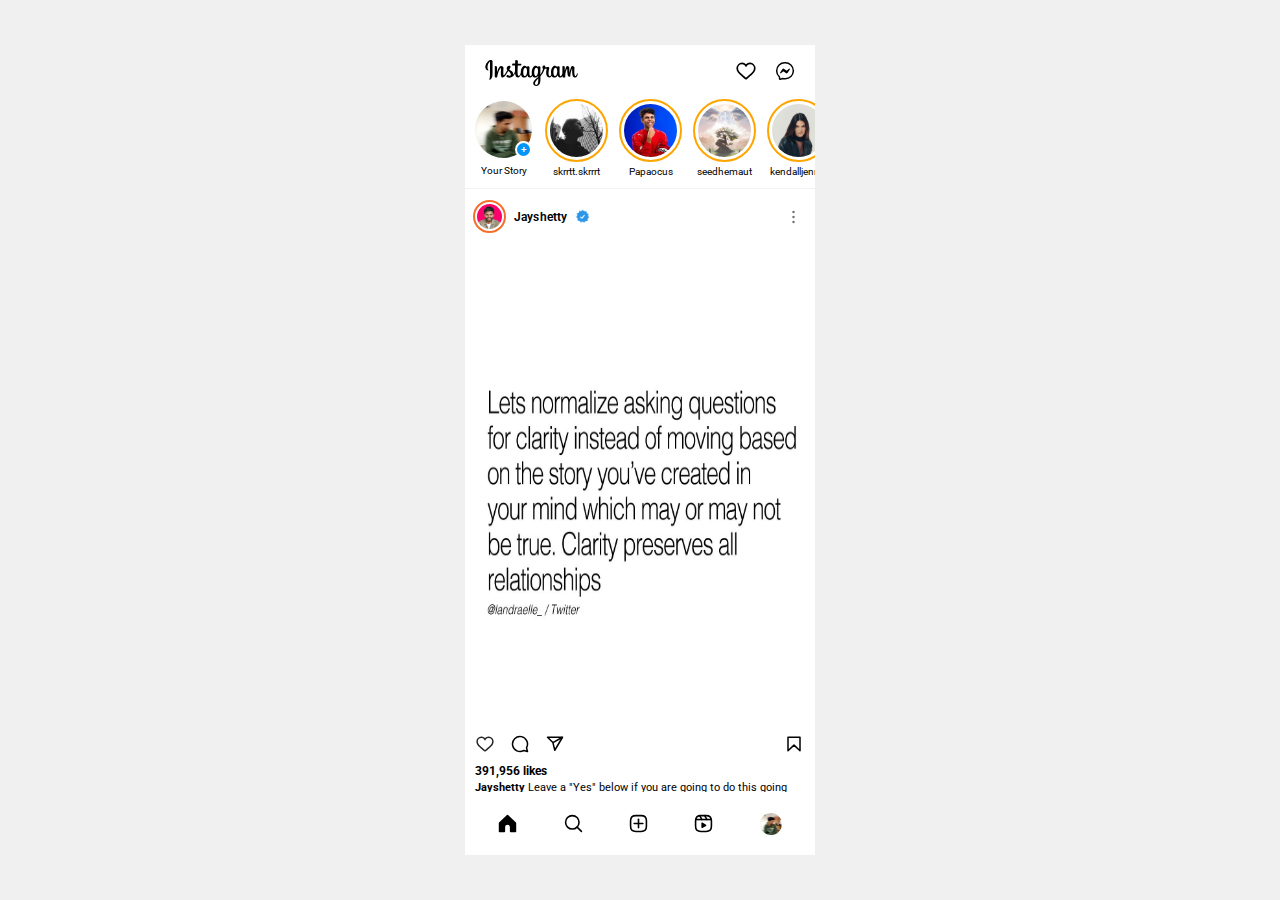
<file: index.html>
<!DOCTYPE html>
<html lang="en">

<head>
    <meta charset="UTF-8">
    <meta http-equiv="X-UA-Compatible" content="IE=edge">
    <meta name="viewport" content="width=device-width, initial-scale=1.0">
    <title>Document</title>
    <link rel="stylesheet" href="style.css">

</head>

<body>
    <div class="container" id="home-page">
        <div class="top">
            <div class="top-wrapper">
                <img class="logo" src="./images/top/logo.svg" alt="">
                <div class="top-wrapper-right">
                    <a href="like.html" style="text-decoration: none;"> <img src="./images/top/heart.svg" alt="">
                    </a>
                    <a href="" style="text-decoration: none;"> <img src="/images/top/msg.svg" alt=""></a>
                </div>
            </div>
            <div class="top-wrapper-two">
                <div class="profile user-profile ">
                    <img class="profile-user" src="./images/top/340708886_1196430027908647_2040373291422699617_n.jpg"
                        alt="">
                    <div class="profile-text">
                        <p>Your Story</p>
                        <div class="plus">
                            <p class="plus-p">+</p>
                        </div>
                    </div>
                </div>

                <div class="profile">
                    <img src="./images/top/dhanji.jpg" alt="">
                    <div class="profile-text">
                        <p>skrrtt.skrrrt</p>
                    </div>
                </div>


                <div class="profile">
                    <img src="./images/top/ocus.jpg" alt="">
                    <div class="profile-text">
                        <p>Papaocus</p>
                    </div>
                </div>


                <div class="profile">
                    <img src="./images/top/seddhe.jpg" alt="">
                    <div class="profile-text">
                        <p>seedhemaut</p>
                    </div>
                </div>


                <div class="profile">
                    <img src="./images/top/kendalijenner.jpg" alt="">
                    <div class="profile-text">
                        <p>kendalljenner
                        </p>
                    </div>
                </div>
            </div>
        </div>
        <div class="centre">
            <div class="post">
                <div class="profile-top">
                    <div class="profile-left-top">
                        <img class="profile-main-img" src="./images/centre/jay.jpg" alt="">
                        <h5>Jayshetty</h5>
                        <img class="verfied-tic" src="./images/1495368559287-300x300.png" alt="">
                    </div>
                    <div class="profile-right-top">
                        <img class="three-dot" src="./images/centre/dots.svg" alt="">

                    </div>

                </div>
                <div class="profile-post">
                    <img src="./images/centre/01post.jpg" alt="">
                </div>
                <div class="profile-items">
                    <div class="profile-col-1">
                        <div class="profile-col-left">
                            <img class="heart" src="./images/bottom/like.svg" alt="">
                            <img src="./images/bottom/msg.svg" alt="">
                            <img src="./images/bottom/share.svg" alt="">
                        </div>
                        <img src="./images/bottom/save.svg" alt="">
                    </div>

                    <div class="profile-col-2">
                        <p class="p-like">391,956 likes</p>
                        <p class="p-bio"><b>Jayshetty</b> Leave a "Yes" below if you are going to do this going forward
                            Our mindset are so power and t... <span>more</span> </p>
                        <p class="p-comment">View all 2,100 Comments</p>
                        <p class="p-time">4 days ago</p>
                    </div>
                </div>
            </div>

            <div class="post">
                <div class="profile-top">
                    <div class="profile-left-top">
                        <img class="profile-main-img" src="./images/centre/pub.jpg" alt="">
                        <h5>pubity</h5>
                        <img class="verfied-tic" src="./images/1495368559287-300x300.png" alt="">
                    </div>
                    <div class="profile-right-top">
                        <img class="three-dot" src="./images/centre/dots.svg" alt="">

                    </div>

                </div>
                <div class="profile-post">
                    <img src="./images/centre/003.jpg"" alt="">
            </div>
            <div class=" profile-items">
                    <div class="profile-col-1">
                        <div class="profile-col-left">
                            <img class="heart" src="./images/bottom/like.svg" alt="">
                            <img src="./images/bottom/msg.svg" alt="">
                            <img src="./images/bottom/share.svg" alt="">
                        </div>
                        <img src="./images/bottom/save.svg" alt="">
                    </div>

                    <div class="profile-col-2">
                        <p class="p-like">391,956 likes</p>
                        <p class="p-bio"><b>Jayshetty</b> Leave a "Yes" below if you are going to do this going forward
                            Our mindset are so power and t... <span>more</span> </p>
                        <p class="p-comment">View all 2,100 Comments</p>
                        <p class="p-time">4 days ago</p>
                    </div>
                </div>
            </div>

            <div class="post">
                <div class="profile-top">
                    <div class="profile-left-top">
                        <img class="profile-main-img" src="./images/centre/jay.jpg" alt="">
                        <h5>Jayshetty</h5>
                        <img class="verfied-tic" src="./images/1495368559287-300x300.png" alt="">
                    </div>
                    <div class="profile-right-top">
                        <img class="three-dot" src="./images/centre/dots.svg" alt="">

                    </div>

                </div>
                <div class="profile-post">
                    <img src="./images/centre/004.jpg" alt="">
                </div>
                <div class="profile-items">
                    <div class="profile-col-1">
                        <div class="profile-col-left">
                            <img class="heart" src="./images/bottom/like.svg" alt="">
                            <img src="./images/bottom/msg.svg" alt="">
                            <img src="./images/bottom/share.svg" alt="">
                        </div>
                        <img src="./images/bottom/save.svg" alt="">
                    </div>

                    <div class="profile-col-2">
                        <p class="p-like">391,956 likes</p>
                        <p class="p-bio"><b>Jayshetty</b> Leave a "Yes" below if you are going to do this going forward
                            Our mindset are so power and t... <span>more</span> </p>
                        <p class="p-comment">View all 2,100 Comments</p>
                        <p class="p-time">4 days ago</p>
                    </div>
                </div>
            </div>
        </div>

        <div class="bottom">
            <div class="bottom-wrapper">
                <img src="./images/bottom/home.svg" alt="">
                <img src="./images/bottom/search.svg" alt="">
                <img src="./images/bottom/plus.svg" alt="">
                <img src="./images/bottom/reel.svg" alt="">
                <img class="btm-profile" src="./images/top/340708886_1196430027908647_2040373291422699617_n.jpg" alt="">
            </div>
        </div>
    </div>
</body>

</html>
</file>
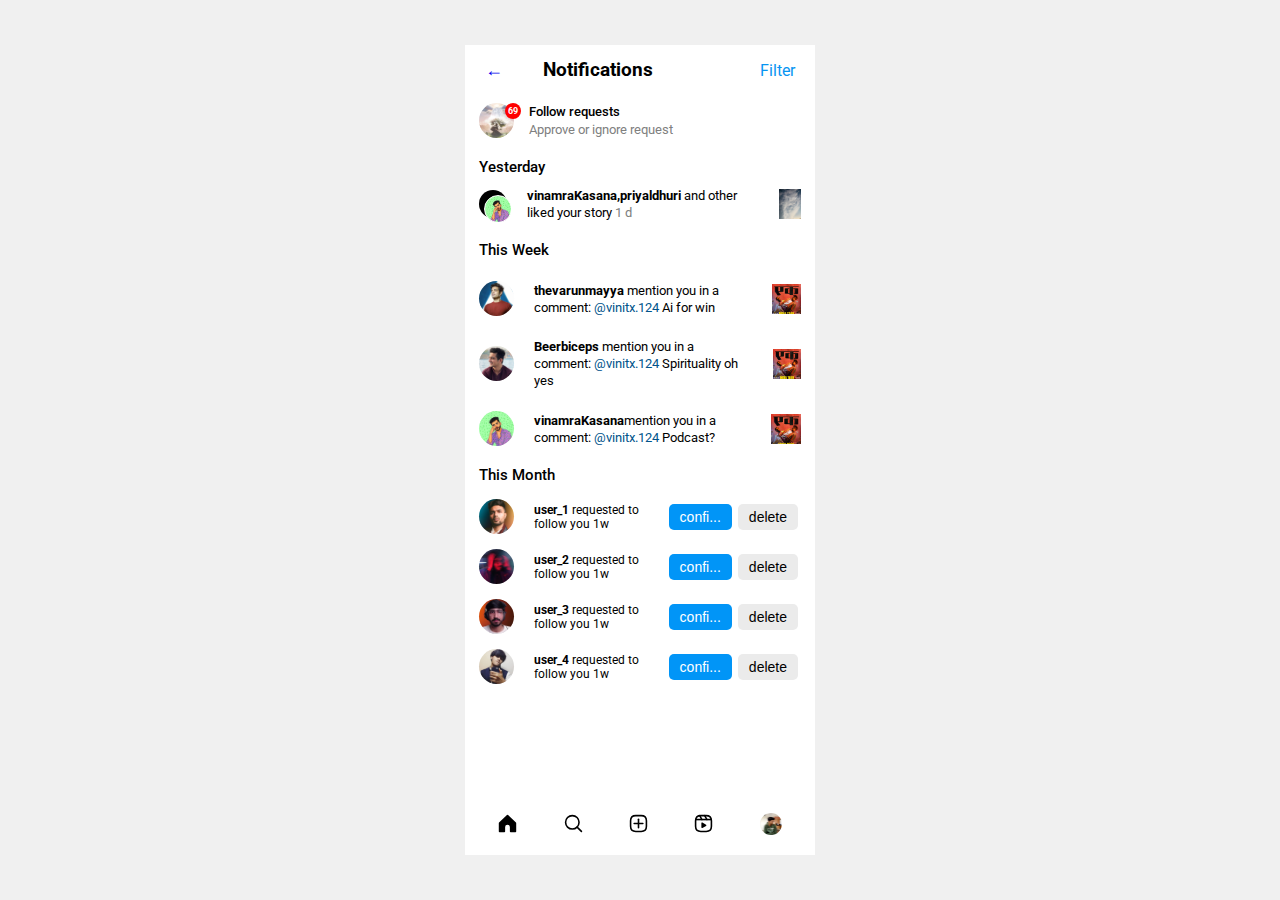
<file: like.html>
<!DOCTYPE html>
<html lang="en">

<head>
    <meta charset="UTF-8">
    <meta http-equiv="X-UA-Compatible" content="IE=edge">
    <meta name="viewport" content="width=device-width, initial-scale=1.0">
    <title>Document</title>
    <link rel="stylesheet" href="link.css">
</head>



<body>
    <div class="container" id="like-page">

        <div class="top">
            <div class="top-slider"></div>
            <div class="notification">
                <div class="notification-left">
                    <p class="arrow"><a href="./index.html" style="text-decoration: none;">←</a></p>
                    <h3>Notifications</h3>
                </div>
                <P>Filter</P>
            </div>
            <div class="request">
                <div class="request-left"></div>
                <div class="request-right">
                    <h3>Follow requests</h3>
                    <p>Approve or ignore request</p>
                </div>
                <div class="request-number">
                    <h4>69</h4>
                </div>
            </div>
        </div>
        <div class="centre">
            <div class="yesterday-section">

                <h6 class="heading">Yesterday</h6>
                <div class="yesterday">
                    <div class="circle">
                        <div class="c1"></div>
                        <div class="c2"></div>
                    </div>

                    <p><b>vinamraKasana,priyaldhuri</b> and other liked your story <span>1 d</span></p>

                    <div class="yester-post"></div>

                </div>


            </div>


            <div class="thisWeek-section">

                <h6 class="heading">This Week</h6>
                <div class="thisWeek">
                    <div class="circle">
                        <div class="c1"></div>
                    </div>

                    <p><b>thevarunmayya </b>mention you in a comment: <a href="#"
                            style="text-decoration: none;">@vinitx.124</a> Ai for win</p>

                    <div class="yester-post"></div>

                </div>

                <div class="thisWeek">
                    <div class="circle circle2">
                        <div class="c1"></div>
                    </div>

                    <p><b>Beerbiceps </b>mention you in a comment: <a href="#"
                            style="text-decoration: none;">@vinitx.124</a> Spirituality oh yes</p>

                    <div class="yester-post"></div>

                </div>


                <div class="thisWeek">
                    <div class="circle">
                        <div class="c1"></div>
                    </div>

                    <p><b>vinamraKasana</b>mention you in a comment: <a href="#"
                            style="text-decoration: none;">@vinitx.124</a> Podcast?</p>

                    <div class="yester-post"></div>

                </div>

            </div>



            <div class="thisWeek-section thisMonth-section">

                <h6 class="heading">This Month</h6>

                <div class="thisMonth">
                    <div class="sec1">
                        <div class="pro">
                            <div class="c1"></div>
                        </div>
                        <p><b>user_1 </b>requested to follow you <span>1w</span></p>
                        <div class="btn">
                            <button class="left-btn bt1">confi...</button>
                            <button class="right-btn bt1 grey">delete</button>
                        </div>
                    </div>

                    <div class="sec1">
                        <div class="pro">
                            <div class="c1"></div>
                        </div>
                        <p><b>user_2 </b>requested to follow you <span>1w</span></p>
                        <div class="btn">
                            <button class="left-btn bt1">confi...</button>
                            <button class="right-btn bt1 grey">delete</button>
                        </div>
                    </div>


                    <div class="sec1">
                        <div class="pro">
                            <div class="c1"></div>
                        </div>
                        <p><b>user_3 </b>requested to follow you <span>1w</span></p>
                        <div class="btn">
                            <button class="left-btn bt1">confi...</button>
                            <button class="right-btn bt1 grey">delete</button>
                        </div>
                    </div>



                    <div class="sec1">
                        <div class="pro">
                            <div class="c1"></div>
                        </div>
                        <p><b>user_4 </b>requested to follow you <span>1w</span></p>
                        <div class="btn">
                            <button class="left-btn bt1">confi...</button>
                            <button class="right-btn bt1 grey">delete</button>
                        </div>
                    </div>
                </div>
            </div>





        </div>

        <div class="bottom">
            <div class="bottom-wrapper">
                <img src="./images/bottom/home.svg" alt="">
                <img src="./images/bottom/search.svg" alt="">
                <img src="./images/bottom/plus.svg" alt="">
                <img src="./images/bottom/reel.svg" alt="">
                <img class="btm-profile" src="./images/top/340708886_1196430027908647_2040373291422699617_n.jpg" alt="">
            </div>
        </div>
    </div>
</body>

</html>
</file>
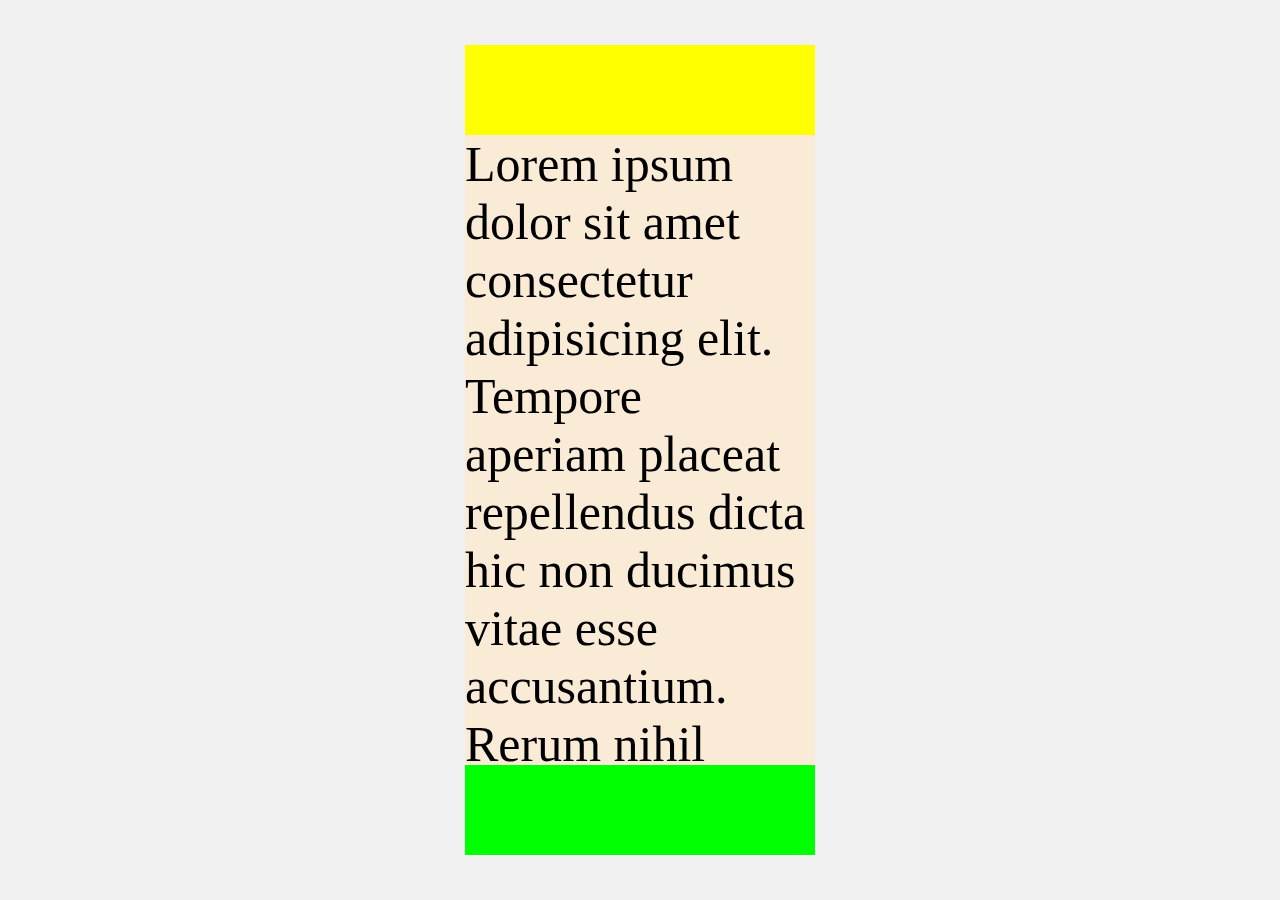
<file: images/centre/Document.html>
<!DOCTYPE html>
<!-- saved from url=(0032)http://127.0.0.1:5500/index.html -->
<html lang="en"><head><meta http-equiv="Content-Type" content="text/html; charset=UTF-8">
    
    <meta http-equiv="X-UA-Compatible" content="IE=edge">
    <meta name="viewport" content="width=device-width, initial-scale=1.0">
    <title>Document</title>
    <style>
        * {
            margin: 0;
            padding: 0;
            box-sizing: border-box;

        }

        *::-webkit-scrollbar-thumb {
            border-radius: 20px;
            border: 4px solid transparent;
            /* background-color: rgba(0, 0, 0, 0.032); */
            background-clip: content-box;
        }


        *::-webkit-scrollbar {
            background-color: transparent;
            width: 15px;
        }

        *::-webkit-scrollbar-track {
            background-color: transparent;
        }

        body {
            height: 100vh;
            background-color: rgb(240, 240, 240);
            display: flex;
            justify-content: center;
            align-items: center;
            overflow: overlay;
        }


        .container {
            width: 350px;
            max-width: 100%;
            height: 90%;
            background-color: red;
            overflow: hidden;
            display: flex;
            flex-direction: column;

        }

        .top {
            width: 100%;
            height: 10vh;
            background-color: rgb(255, 255, 0);
           
        }

        .centre {
            background-color: antiquewhite;
            width: 100%;
            /* flex-grow: 1; */
            flex: 1;
            overflow-y: scroll;
            font-size: 50px;
        }

        .bottom {
            width: 100%;
            height: 10vh;
            background-color: rgb(0, 255, 0);
          
        }
    </style>
</head>

<body>
    <div class="container">
        <div class="top"></div>
        <div class="centre">
            Lorem ipsum dolor sit amet consectetur adipisicing elit. Tempore aperiam placeat repellendus dicta hic non
            ducimus vitae esse accusantium. Rerum nihil sequi voluptatum, doloremque iusto assumenda eaque eum sapiente
            ducimus debitis facilis officia eligendi a nemo pariatur officiis suscipit quidem, hic odit vero dolore
            nulla! Quasi earum accusantium animi dolores sapiente a, mollitia quam? Laudantium recusandae consectetur
            facilis dolor, dolore quae voluptatibus ipsa nesciunt iusto fuga aliquid quaerat. Sequi neque distinctio
            possimus corporis perferendis asperiores doloremque quis, optio sunt error earum aliquam porro aperiam
            placeat, quia minima. Provident ipsa, tenetur iste laudantium, aperiam ullam suscipit sunt neque incidunt
            aliquid ut.
        </div>
        <div class="bottom"></div>
    </div>
<!-- Code injected by live-server -->
<script>
	// <![CDATA[  <-- For SVG support
	if ('WebSocket' in window) {
		(function () {
			function refreshCSS() {
				var sheets = [].slice.call(document.getElementsByTagName("link"));
				var head = document.getElementsByTagName("head")[0];
				for (var i = 0; i < sheets.length; ++i) {
					var elem = sheets[i];
					var parent = elem.parentElement || head;
					parent.removeChild(elem);
					var rel = elem.rel;
					if (elem.href && typeof rel != "string" || rel.length == 0 || rel.toLowerCase() == "stylesheet") {
						var url = elem.href.replace(/(&|\?)_cacheOverride=\d+/, '');
						elem.href = url + (url.indexOf('?') >= 0 ? '&' : '?') + '_cacheOverride=' + (new Date().valueOf());
					}
					parent.appendChild(elem);
				}
			}
			var protocol = window.location.protocol === 'http:' ? 'ws://' : 'wss://';
			var address = protocol + window.location.host + window.location.pathname + '/ws';
			var socket = new WebSocket(address);
			socket.onmessage = function (msg) {
				if (msg.data == 'reload') window.location.reload();
				else if (msg.data == 'refreshcss') refreshCSS();
			};
			if (sessionStorage && !sessionStorage.getItem('IsThisFirstTime_Log_From_LiveServer')) {
				console.log('Live reload enabled.');
				sessionStorage.setItem('IsThisFirstTime_Log_From_LiveServer', true);
			}
		})();
	}
	else {
		console.error('Upgrade your browser. This Browser is NOT supported WebSocket for Live-Reloading.');
	}
	// ]]>
</script>


</body></html>
</file>
<file: style.css>
@import url('https://fonts.googleapis.com/css2?family=DM+Serif+Display&family=Nunito:wght@600&family=Roboto:wght@100;300;400;500;700;900&display=swap');

      * {
          margin: 0;
          padding: 0;
          box-sizing: border-box;

      }

      body {
          height: 100vh;
          background-color: rgb(240, 240, 240);
          display: flex;
          justify-content: center;
          align-items: center;
          scroll-behavior: smooth;
          font-family: Verdana, Geneva, Tahoma, sans-serif;
          font-family: 'Roboto', sans-serif;

      }


      .container {
          width: 350px;
          max-width: 100%;
          height: 90%;
          /* background-color: red; */
          overflow: hidden;
          display: flex;
          flex-direction: column;

      }


     

      
      
      .centre::-webkit-scrollbar {
          display: none;

      }

      .top {
          width: 100%;
          min-height: 12vh;
          background-color: rgb(255, 255, 255);
          border-bottom: 0.5px solid rgb(242, 242, 242);
          
         
      }

  

      .top-wrapper{
          display: flex;
          /* background-color: red; */
          justify-content: space-between;
          align-items: center;
          padding: 0px 20px;
          padding-bottom: 0;
          padding-top: 15px;
          padding-bottom: 5px;
      }

      .top-wrapper img{
          cursor: pointer;
      }

      .top-wrapper .logo{
          width: 30%;
      }
    

   
  
      .top-wrapper-right img{
          width: 20px;
      }

      .top-wrapper-right a:nth-child(2){
            margin-left: 15px;
            display: inline-block;
      }

      .top-wrapper-two{
          /* background-color: red; */
          font-size: 10px;
          padding: 10px 10px;
          display: flex;
          gap: 15px;
          justify-content: space-between;
      }


      
      .top-wrapper-two .profile img{
          width: 59px;
          border-radius: 50%;

      }
      
      .profile{
        cursor: pointer;
      }
      
      .profile img:hover{
            transform: scale(1.05);
            transition: all 0.3s ease;
      }
      
      .profile p{
        text-align: center;
        padding-top: 3px;
        font-size: 0.65rem;
        /* font-weight: 400; */
      }

      .user-profile p{
        padding-top: 4px;
       
       
      }

      .profile img:not(.profile-user){
          border: 3px solid white;
          outline: 2px solid orange;
          /* outline-color: loinear; */
      }

      .top-wrapper-two .profile  img.profile-user{
          width: 57px;
          
      }

      .user-profile{
          position: relative;
      }

      .user-profile .plus{
          height: 17px;
          width: 17px;
          /* background-color: blue; */
          background-color: hsl(203.56deg 100% 48.43%);
          color: white;
          display: flex;
          justify-content: center;
          align-items: center;
          border-radius: 50%;
          font-weight: 500;
          position: absolute;
          /* top: 0;   */
          bottom: 20px;
          border: 2px solid white;
          right: 0;
      }


      .plus p{
        padding: 0;
      }


      .bottom {
        width: 100%;
        height: 07vh;
        /* background-color: rgb(108, 61, 1);s */
        background-color: white;
    }


     .bottom-wrapper{
        display: flex;
        justify-content: space-around;
        align-items: center;
        /* background-color: red; */
        height: 100%;
        padding: 5px 10px;
     }


     .bottom-wrapper img{
        width: 19px;
        cursor: pointer;
     }

    .bottom-wrapper img.btm-profile{
          /* width: 100%; */
          /* height: 08vh; */
          /* background-color: rgb(108, 61, 1); */
          width: 22px;
          height: 22px;
          border-radius: 50%;
      }


      .bottom-wrapper img:hover{
        transform: scale(1.2);
        transition: all 0.3s ease;
      }



      .profile-top{
        background-color: white;
        width: 100%;
        display: flex;
        align-items: center;
      }

      .profile-top img{
        width: 33px;
        border-radius: 50%;
      }

      .centre {
        flex: 1;
        /* background-color: rgb(243, 242, 242); */
        font-size: 30px;
        overflow-y: scroll;
        /* padding: 50px; */
    }
    

    .profile-left-top{
        font-size: 16px;
    }

    .profile-top{
        display: flex;
        /* justify-content: center; */
        justify-content: space-between;
        align-items: center;
        padding: 05px 10px;
        padding-top: 10px;
        padding: 10px 5px 05px 8px;
        /* background-color:s red; */
        
    }


    .profile-left-top{
        display: flex;
        justify-content: center;
        align-items: center;
        gap: 08px;
    }

    .three-dot{
        transform: rotate(90deg);
        height: 20px;
    }

    .profile-left-top .profile-main-img{
        padding: 2px;
        border: 2px solid rgb(245, 111, 43);        

       
    }



    .profile-left-top h5{
        /* padding-left: -20px; */
        /* margin-right: 100px; */
        font-weight: 600;
        font-size: 12px;
        letter-spacing: 0.01rem;
    }

   .profile-top .profile-left-top img.verfied-tic{
        /* height: 20px;s */
        /* width: 20px; */
        height: 15px;
        width: 15px;
    }

    .profile-post{
        /* background-color: red; */
        height: 81%;
    }

    .profile-post img{
        width: 100%;
        height: 100%;
        /* object-position: cover; */
        /* object-fit: cover; */
    }

    .profile-items{
        /* background-color: red; */
        /* height: 100%; */
        background-color: white;

    }

    
    .profile-col-1{
        /* background-color: antiquewhite;  */
        display: flex;
        justify-content: space-between;
        align-items: center;
        padding: 8px 12px 1px 11px;
    }


    .profile-col-left{
        display: flex;
        justify-content: center;
        align-items: center;
        gap: 17px;
    }


    .profile-col-1 img{
        width: 18px;
        cursor: pointer;

    }


    .heart:hover{
        background-image: url("/images/bottom/like 2.png");
        /* width: 25%; */
        background-size: cover;
        background-repeat: no-repeat;
        cursor: pointer;
        transition: all 0.2s ease-in;
        transform: scale(1.2);
        

    }

    .post{
        height: 100%;
        /* display: flex; */
        /* flex-direction: column; */
        
    }

    .post:not(.post:first-child){
        margin-top: 85px;
    }

    .profile-col-2{
        /* background-color: red; */
        height: 100%;
        display: flex;
        flex-direction: column;
        justify-content: center;
        padding: 8px 10px;
        margin-top: 2px;
    }

    .p-like{
        font-size: 12px;
        font-weight: bold;
        margin-bottom: 2px;
    }

    .p-bio{
        font-size: 11px;
        margin-bottom: 2px;
        line-height: 15px;
    }


    .p-comment{
        font-size: 12px;
        margin-top: 3px;
        margin-bottom: 3px;
        color: grey;
        font-weight: 400;
    }

    .p-time{
        font-size: 9.5px;
        margin-bottom: 2px;
        font-weight: 300;
        margin-top: 2px;
        
    }
</file>
<file: link.css>
@import url('https://fonts.googleapis.com/css2?family=DM+Serif+Display&family=Nunito:wght@600&family=Roboto:wght@100;300;400;500;700;900&display=swap');

* {
    margin: 0;
    padding: 0;
    box-sizing: border-box;

}

body {
    height: 100vh;
    background-color: rgb(240, 240, 240);
    display: flex;
    justify-content: center;
    align-items: center;
    scroll-behavior: smooth;
    font-family: Verdana, Geneva, Tahoma, sans-serif;
    font-family: 'Roboto', sans-serif;

}


.container {
    width: 350px;
    max-width: 100%;
    height: 90%;
    /* background-color: red; */
    overflow: hidden;
    display: flex;
    flex-direction: column;

}


.centre::-webkit-scrollbar {
    display: none;

}


.bottom-wrapper {
    display: flex;
    justify-content: space-around;
    align-items: center;
    /* background-color: red; */
    height: 100%;
    padding: 5px 10px;
}


.bottom-wrapper img {
    width: 19px;
    cursor: pointer;
}

.bottom-wrapper img.btm-profile {
    /* width: 100%; */
    /* height: 08vh; */
    /* background-color: rgb(108, 61, 1); */
    width: 22px;
    height: 22px;
    border-radius: 50%;
}


.bottom-wrapper img:hover {
    transform: scale(1.2);
    transition: all 0.3s ease;
}






.top-slider {
    height: 2px;
    width: 0;
    background: linear-gradient(45deg, #f09433 0%, #e6683c 25%, #dc2743 50%, #cc2366 75%, #bc1888 100%);
    animation: loading 0.3s ease-in 1;
    /* animation: name duration timing-function delay iteration-count direction fill-mode; */
    /* animation-fill-mode: backwards;s */
}


@keyframes loading {
    0% {
        width: 0px;
    }

    60% {
        width: 50vw;
    }


    100% {
        width: 100vw;
    }



}


.top {
    width: 100%;
    /* min-height: 12vh; */
    background-color: rgb(255, 255, 255);
    /* border-bottom: 0.5px solid rgb(242, 242, 242);s */


}


.notification {
    /* background-color: red; */
    /* border: 1px solid grey; */
    display: flex;
    justify-content: space-between;
    align-items: center;
    padding: 12px 20px;
}


.notification-left {
    display: flex;
    gap: 40px;
}

.notification p {
    color: #0594f2;
    cursor: pointer;
}

.notification .arrow {
    font-weight: 500;
    color: black;
    font-size: 18px;
    cursor: pointer;
}




.request {
    display: flex;
    align-items: center;
    font-size: 11px;
    padding: 10px 0;
    padding-left: 14px;
    gap: 15px;
    position: relative;
}


.request-left {
    height: 35px;
    width: 35px;
    border-radius: 50%;
    background-color: black;
    background-image: url("/images/top/seddhe.jpg");
    background-size: cover;


}

.request-right h3 {
    font-weight: 500;
}

.request-right p {
    font-weight: 400;
    color: grey;
    font-size: 13px;
    /* letter-spacing: 0.8px; */
    margin-top: 3px;
}

.request-number {
    background-color: red;
    color: white;
    padding: 3px;
    border-radius: 50%;
    font-size: 9px;
    position: absolute;
    top: 10px;
    left: 40px;
}


.bottom {
    width: 100%;
    height: 07vh;
    /* background-color: rgb(108, 61, 1);s */
    background-color: white;
}


.yesterday-section {
    font-size: 13px;
    margin-top: 10px;
}

.circle {
    position: relative;
}

.circle .c1 {
    height: 28px;
    width: 28px;
    background-color: rgb(0, 0, 0);
    border-radius: 50%;

}

.circle .c2 {
    height: 28px;
    width: 28px;
    background-image: url("/images/request/03.jpg");
    background-size: cover;
    border-radius: 50%;
    position: absolute;
    top: 5px;
    left: 5px;
    border: 1px solid white;
}




.yesterday {
    display: flex;
    align-items: center;
    /* justify-content: space-around; */
    gap: 20px;
    line-height: 17px;
    margin-top: 11px;
}


.yester-post {
    width: 30px;
    height: 30px;
    background-color: red;
    background-image: url("/images/request/05.jpg");
    background-size: cover;
}


.heading {
    font-size: 15px;
    /* margin-top: 20px; */
    font-weight: 500;
}

.yesterday p span {
    color: grey;
}



.thisWeek .c1{
    height: 35px;
    width: 35px;
    background-image: url("/images/request/03.jpg");
    background-size: cover;
}

.thisWeek:nth-child(2) .c1{
    height: 35px;
    width: 35px;
    background-image: url("/images/request/07.jpg");
    background-size: cover;
}

.thisWeek:nth-child(3) .c1{
    height: 35px;
    width: 35px;
    background-image: url("/images/request/02.jpg");
    background-size: cover;
}




.thisWeek .yester-post{
    width: 50px;
    background-image: url("/images/request/06.jpg");
    background-size: cover;
}




.thisWeek p a{
    color: #00548b;
}

.centre {
    flex: 1;
    font-size: 30px;
    overflow-y: scroll;
    padding: 0 14px;
    background-color: white;
    display: flex;
    flex-direction: column;
    gap:20px;

}


.thisWeek {
    display: flex;
    font-size: 13px;
    align-items: center;
    /* justify-content: space-around; */
    gap: 20px;
    line-height: 17px;
    margin-top: 22px;
}


.thisMonth-section{
    font-size: 13px;
}



 
.thisMonth-section .pro .c1{
    height: 35px;
    width: 35px;
    background-color: #00548b;
    background-image: url("/images/request/01.jpg");
    background-size: cover;
    border-radius: 50%;
}


.thisMonth-section .sec1:nth-child(2) .pro .c1{
    height: 35px;
    width: 35px;
    background-image: url("/images/request/08.jpg");
    background-size: cover;
    border-radius: 50%;
}


.thisMonth-section .sec1:nth-child(3) .pro .c1{
    height: 35px;
    width: 35px;
    background-image: url("/images/request/09.jpg");
    background-size: cover;
    border-radius: 50%;
}

.thisMonth-section .sec1:nth-child(4) .pro .c1{
    height: 35px;
    width: 35px;
    background-image: url("/images/request/10.jpg");
    background-size: cover;
    border-radius: 50%;
}

.thisMonth-section .thisMonth .sec1{
    display: flex;
    align-items: center;
    /* justify-content: center; */
    gap: 20px;
    margin-top: 15px;
}

.thisMonth-section .thisMonth .sec1 p{
  font-size: 12px;
}

.thisMonth-section .thisMonth .sec1 .btn{
    display: flex;
    align-items: center;
}

.thisMonth-section .thisMonth .sec1 .btn .bt1{
    background-color: #0195f7;
    color: white;
    border: none;
    text-align: center;
    padding: 5px 11px;
    border-radius: 5px;
    font-size: 14px;
    font-weight: 500;
    margin: 0 3px;
    cursor: pointer;
    transition: all 0.1s ease;
}

.thisMonth-section .thisMonth .sec1 .btn .bt1:hover{
    background-color: #00558e;
    color: white;
    border: none;
    text-align: center;
    padding: 5px 11px;
    border-radius: 5px;
    font-size: 14px;
    font-weight: 500;
    margin: 0 3px;
    cursor: pointer;
}
.thisMonth-section .thisMonth .sec1 .btn .grey{
    background-color: #ebebeb;
    color: black;
    border: none;
    text-align: center;
    padding: 5px 11px;
    border-radius: 5px;
    font-size: 14px;
    margin: 0 3px;
    font-weight: 500;
}

.thisMonth-section .thisMonth .sec1 .btn .grey:hover{
    background-color: grey;
    text-align: center;
    padding: 5px 11px;
    border-radius: 5px;
    font-size: 14px;
    margin: 0 3px;
    font-weight: 500;
}
</file>
